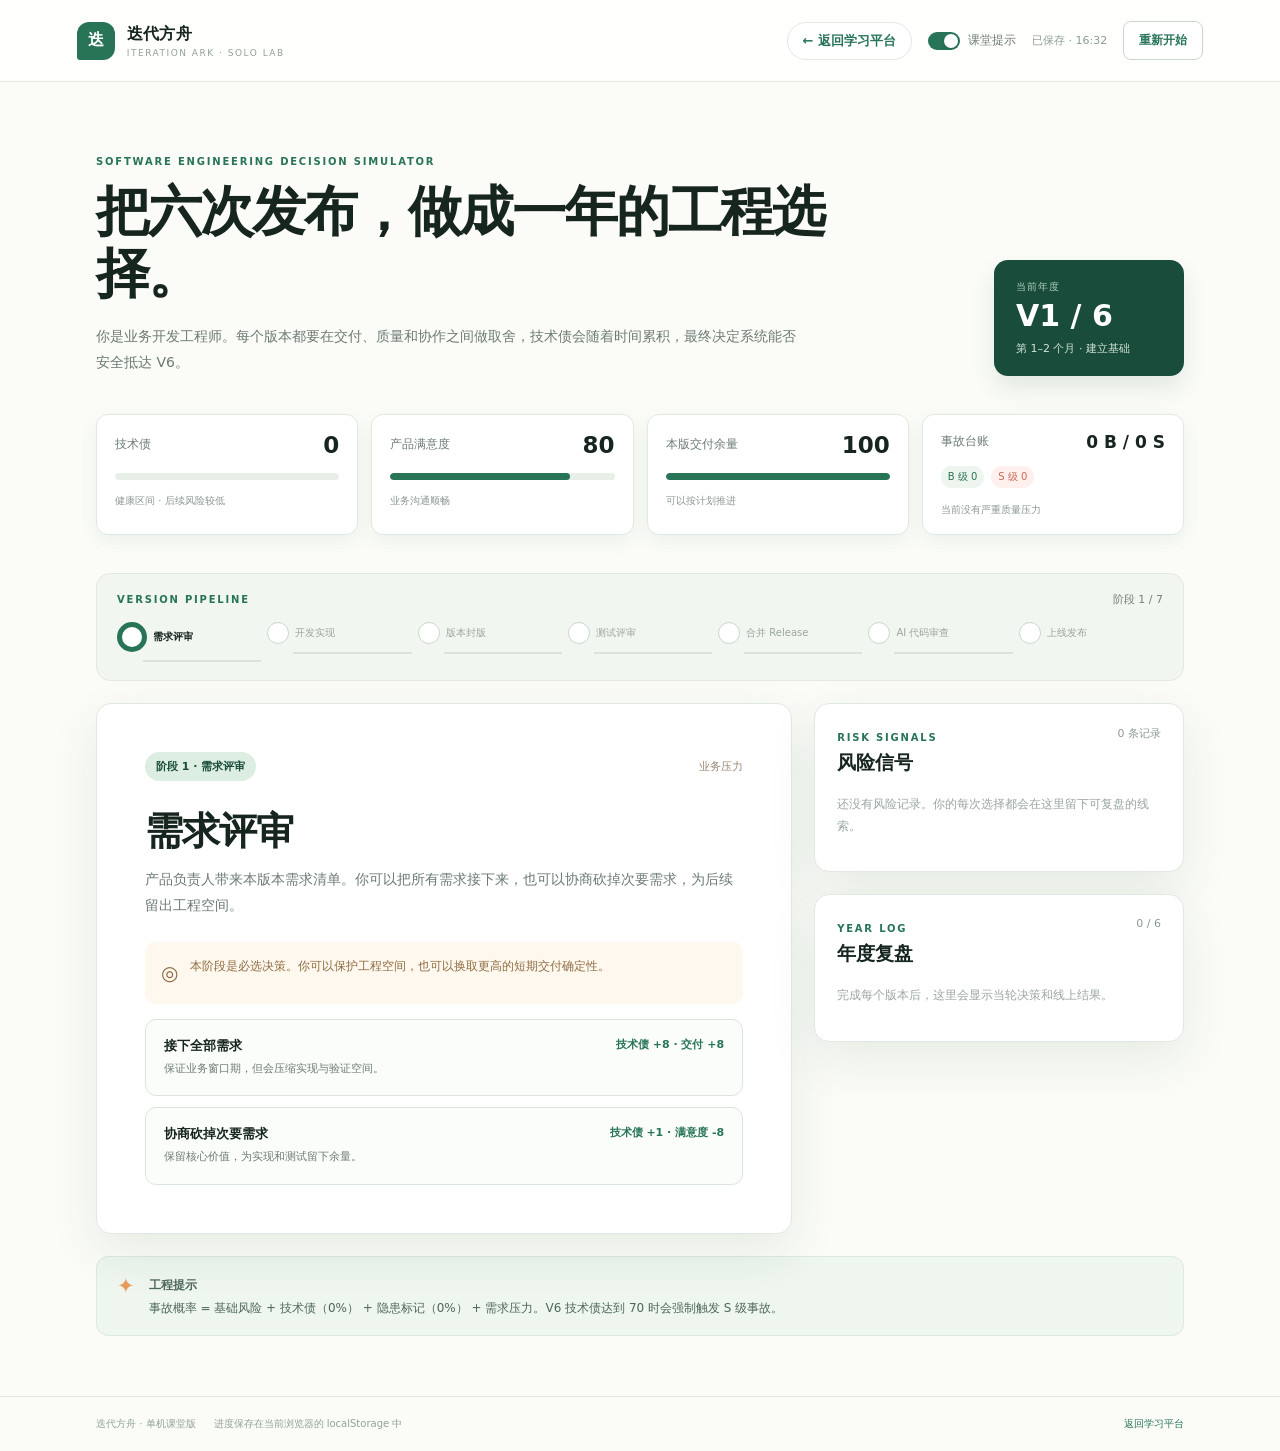
<file: game.html>
<!doctype html>
<html lang="zh-CN">
<head>
  <meta charset="utf-8" />
  <meta name="viewport" content="width=device-width, initial-scale=1" />
  <meta name="description" content="迭代方舟：软件工程风险决策单机教学游戏" />
  <title>迭代方舟 · 单机版</title>
  <link rel="stylesheet" href="game.css" />
</head>
<body>
  <div class="game-shell">
    <header class="game-header">
      <a class="game-brand" href="/" aria-label="返回知行学习平台">
        <span class="brand-mark">迭</span>
        <span><strong>迭代方舟</strong><small>ITERATION ARK · SOLO LAB</small></span>
      </a>
      <div class="header-actions">
        <a class="game-back" href="/" title="返回知行学习平台首页">← 返回学习平台</a>
        <label class="mode-toggle"><input id="classroom-mode" type="checkbox" checked /><span class="toggle-track"></span><span>课堂提示</span></label>
        <span class="save-state" id="save-state">本地存档已开启</span>
        <button class="button button-light" id="reset-game" type="button">重新开始</button>
      </div>
    </header>

    <main>
      <section class="intro-row">
        <div>
          <p class="eyebrow">SOFTWARE ENGINEERING DECISION SIMULATOR</p>
          <h1>把六次发布，做成一年的工程选择。</h1>
          <p class="intro-copy">你是业务开发工程师。每个版本都要在交付、质量和协作之间做取舍，技术债会随着时间累积，最终决定系统能否安全抵达 V6。</p>
        </div>
        <div class="year-card">
          <span>当前年度</span><strong id="year-label">V1 / 6</strong><small id="year-caption">第 1–2 个月 · 建立基础</small>
        </div>
      </section>

      <section class="dashboard" aria-label="年度指标">
        <article class="metric metric-debt"><div class="metric-heading"><span>技术债</span><strong id="debt-value">0</strong></div><div class="metric-track"><i id="debt-bar"></i></div><small id="debt-note">健康区间 · 后续风险较低</small></article>
        <article class="metric metric-satisfaction"><div class="metric-heading"><span>产品满意度</span><strong id="satisfaction-value">80</strong></div><div class="metric-track"><i id="satisfaction-bar"></i></div><small id="satisfaction-note">业务沟通顺畅</small></article>
        <article class="metric metric-progress"><div class="metric-heading"><span>本版交付余量</span><strong id="delivery-value">100</strong></div><div class="metric-track"><i id="delivery-bar"></i></div><small id="delivery-note">可以按计划推进</small></article>
        <article class="metric metric-accidents"><div class="metric-heading"><span>事故台账</span><strong id="accident-value">0 B / 0 S</strong></div><div class="accident-pills"><span id="b-pill">B 级 0</span><span id="s-pill">S 级 0</span></div><small id="accident-note">当前没有线上事故</small></article>
      </section>

      <section class="version-progress" aria-label="版本流程">
        <div class="progress-heading"><span class="eyebrow">VERSION PIPELINE</span><span id="stage-counter">阶段 1 / 7</span></div>
        <div class="stage-line" id="stage-line"></div>
      </section>

      <div class="play-layout">
        <section class="decision-panel" aria-live="polite">
          <div class="panel-topline"><span class="stage-badge" id="stage-badge">阶段 1 · 需求评审</span><span class="risk-label" id="risk-label">风险评估中</span></div>
          <h2 id="stage-title">需求评审</h2>
          <p class="stage-context" id="stage-context"></p>
          <div id="decision-area"></div>
        </section>

        <aside class="side-panel">
          <section class="signal-card">
            <div class="side-heading"><div><span class="eyebrow">RISK SIGNALS</span><h3>风险信号</h3></div><span class="signal-count" id="signal-count">0</span></div>
            <div id="signals-list" class="signals-list"></div>
          </section>
          <section class="log-card">
            <div class="side-heading"><div><span class="eyebrow">YEAR LOG</span><h3>年度复盘</h3></div><span id="report-count">0 / 6</span></div>
            <div id="reports-list" class="reports-list"></div>
          </section>
        </aside>
      </div>

      <section class="teaching-note" id="teaching-note">
        <span class="note-icon">✦</span><div><strong>工程提示</strong><p id="teaching-copy">每次“先上线再说”的选择都可能把今天的进度，变成下个版本的风险。</p></div>
      </section>
    </main>
    <footer class="game-footer"><span>迭代方舟 · 单机课堂版</span><span>进度保存在当前浏览器的 localStorage 中</span><a href="/">返回学习平台</a></footer>
  </div>
  <script src="game.js"></script>
</body>
</html>
</file>
<file: game.css>
:root{--ink:#17251f;--muted:#6c7b73;--paper:#fbfcf8;--card:#fff;--line:#e1e9e2;--green:#287457;--green-dark:#194c3b;--mint:#dceee1;--orange:#e59a5b;--yellow:#f2c66d;--red:#c96759;--shadow:0 18px 50px rgba(20,62,45,.09)}*{box-sizing:border-box}html{background:#edf2eb}body{margin:0;color:var(--ink);font-family:"Inter","Noto Sans SC",system-ui,-apple-system,BlinkMacSystemFont,"Segoe UI",sans-serif;background:linear-gradient(135deg,#f5f8f2 0%,#eef4ee 48%,#eaf1ec 100%);min-height:100vh}button,input{font:inherit}button{cursor:pointer}.game-shell{max-width:1440px;min-height:100vh;margin:auto;background:var(--paper);box-shadow:0 0 80px rgba(26,61,46,.08)}.game-header{height:82px;padding:0 clamp(20px,6vw,88px);border-bottom:1px solid var(--line);display:flex;align-items:center;justify-content:space-between;gap:20px;background:rgba(255,255,255,.86);backdrop-filter:blur(12px)}.game-brand{display:flex;align-items:center;gap:12px;text-decoration:none;color:var(--ink)}.brand-mark{display:grid;place-items:center;width:38px;height:38px;border-radius:12px 12px 12px 3px;background:var(--green);color:white;font-weight:800}.game-brand strong{display:block;font-size:16px;letter-spacing:.02em}.game-brand small{display:block;font-size:9px;letter-spacing:1.5px;color:#90a098;margin-top:3px}.header-actions{display:flex;align-items:center;gap:16px}.mode-toggle{display:flex;align-items:center;gap:8px;color:var(--muted);font-size:12px;cursor:pointer}.mode-toggle input{position:absolute;opacity:0}.toggle-track{width:32px;height:18px;border-radius:20px;background:#b7c9bc;position:relative;transition:.2s}.toggle-track:after{content:"";position:absolute;width:14px;height:14px;border-radius:50%;background:#fff;top:2px;left:2px;box-shadow:0 1px 3px #0002;transition:.2s}.mode-toggle input:checked+.toggle-track{background:var(--green)}.mode-toggle input:checked+.toggle-track:after{left:16px}.save-state{font-size:11px;color:#8b9b92}.button{border:0;border-radius:8px;padding:10px 15px;font-size:12px;font-weight:700;transition:.2s}.button:hover{transform:translateY(-1px)}.button:disabled{opacity:.55;cursor:wait;transform:none}.button-light{background:#fff;border:1px solid #c8d8cc;color:var(--green)}main{padding:clamp(35px,5vw,75px) clamp(20px,7.5vw,110px) 60px}.intro-row{display:flex;justify-content:space-between;align-items:flex-end;gap:40px;margin-bottom:38px}.eyebrow{color:var(--green);letter-spacing:1.8px;font-size:10px;font-weight:800}.intro-row h1{font-size:clamp(30px,4.2vw,58px);line-height:1.16;letter-spacing:-2px;max-width:780px;margin:14px 0 17px}.intro-copy{max-width:700px;color:var(--muted);line-height:1.9;font-size:14px;margin:0}.year-card{min-width:190px;padding:20px 22px;border-radius:14px;color:#fff;background:var(--green-dark);box-shadow:0 12px 25px #194c3b1c}.year-card span{display:block;font-size:10px;letter-spacing:1px;color:#afd0bb}.year-card strong{display:block;font-size:30px;margin:4px 0}.year-card small{font-size:11px;color:#d1e3d7}.dashboard{display:grid;grid-template-columns:repeat(4,1fr);gap:13px;margin-bottom:38px}.metric{background:var(--card);border:1px solid var(--line);border-radius:12px;padding:17px 18px;min-height:113px;box-shadow:0 6px 18px #2a684813}.metric-heading{display:flex;justify-content:space-between;align-items:center;gap:10px;color:var(--muted);font-size:12px}.metric-heading strong{font-size:23px;color:var(--ink);font-variant-numeric:tabular-nums}.metric-track{height:7px;background:#e8efe9;border-radius:9px;overflow:hidden;margin:15px 0 9px}.metric-track i{display:block;height:100%;width:0;border-radius:9px;background:var(--green);transition:width .3s}.metric-debt .metric-track i{background:var(--orange)}.metric-accidents .metric-heading strong{font-size:17px}.metric small{font-size:10px;color:#8a9890}.accident-pills{display:flex;gap:7px;margin:14px 0 10px}.accident-pills span{font-size:10px;border-radius:999px;padding:4px 7px;background:#eef5ef;color:var(--green)}.accident-pills #s-pill{background:#fff0ed;color:var(--red)}.version-progress{background:#f2f6f1;border:1px solid var(--line);border-radius:14px;padding:18px 20px;margin-bottom:22px}.progress-heading{display:flex;justify-content:space-between;align-items:center;margin-bottom:15px;color:#718078;font-size:11px}.stage-line{display:grid;grid-template-columns:repeat(7,1fr);gap:6px}.stage-node{min-width:0}.stage-dot{display:flex;align-items:center;gap:6px;color:#98a69e;font-size:10px;white-space:nowrap}.stage-dot:before{content:"";width:20px;height:20px;display:grid;place-items:center;border-radius:50%;border:1px solid #c9d8cd;background:#fff;flex:none}.stage-node.complete .stage-dot{color:var(--green)}.stage-node.complete .stage-dot:before{content:"✓";border-color:var(--green);background:var(--green);color:#fff}.stage-node.current .stage-dot{color:var(--ink);font-weight:800}.stage-node.current .stage-dot:before{content:"";border:5px solid #b8dcc2;background:#fff;border-color:var(--green)}.stage-node:not(:last-child):after{content:"";display:block;height:2px;background:#d9e5db;margin:8px 0 0 26px}.stage-node.complete:not(:last-child):after{background:#8fc4a0}.play-layout{display:grid;grid-template-columns:minmax(0,1.6fr) minmax(280px,.85fr);gap:22px}.decision-panel,.signal-card,.log-card{background:var(--card);border:1px solid var(--line);border-radius:15px;box-shadow:var(--shadow)}.decision-panel{padding:clamp(24px,4vw,48px);min-height:420px}.panel-topline{display:flex;justify-content:space-between;align-items:center;gap:14px}.stage-badge{display:inline-flex;align-items:center;background:var(--mint);color:var(--green-dark);border-radius:999px;padding:7px 11px;font-size:11px;font-weight:800}.risk-label{color:#9a8770;font-size:11px}.decision-panel h2{font-size:clamp(25px,3vw,38px);letter-spacing:-1px;margin:25px 0 10px}.stage-context{font-size:14px;line-height:1.85;color:var(--muted);max-width:710px;margin:0 0 23px}.decision-options{display:grid;gap:11px}.decision-option{display:flex;align-items:flex-start;justify-content:space-between;gap:20px;text-align:left;width:100%;padding:17px 18px;border:1px solid #dbe7dd;border-radius:11px;background:#fbfdfb;color:var(--ink);transition:.2s}.decision-option:hover{border-color:#85b998;background:#f5fbf6;transform:translateY(-1px)}.decision-option strong{display:block;font-size:13px;margin-bottom:5px}.decision-option p{margin:0;color:var(--muted);font-size:11px;line-height:1.7}.decision-option .option-effect{white-space:nowrap;color:var(--green);font-size:11px;font-weight:800}.continue-wrap{margin-top:26px}.continue-wrap .button{background:var(--green);color:#fff;padding:13px 19px}.event-callout{display:flex;gap:12px;align-items:flex-start;padding:14px 16px;border-radius:10px;background:#fff8ee;color:#8e6c43;font-size:12px;line-height:1.7;margin-bottom:15px}.event-callout .event-symbol{font-size:20px}.side-panel{display:grid;gap:22px;align-content:start}.signal-card,.log-card{padding:22px}.side-heading{display:flex;align-items:flex-start;justify-content:space-between;gap:10px}.side-heading h3{font-size:19px;margin:5px 0 0}.signal-count,.side-heading>span:last-child{font-size:11px;color:#8b9a91}.signals-list,.reports-list{margin-top:18px}.signal-item{display:flex;gap:9px;padding:11px 0;border-top:1px solid #edf1ed;font-size:11px;line-height:1.65;color:#6d7c73}.signal-item:first-child{border-top:0;padding-top:0}.signal-dot{width:6px;height:6px;border-radius:50%;background:var(--orange);margin-top:6px;flex:none}.empty-side{font-size:12px;color:#9aa69f;line-height:1.8}.report-item{padding:11px 0;border-top:1px solid #edf1ed}.report-item:first-child{border-top:0;padding-top:0}.report-item strong{display:block;font-size:11px}.report-item p{font-size:10px;color:#86938c;line-height:1.6;margin:4px 0 0}.report-risk{color:var(--red)!important}.teaching-note{display:flex;gap:14px;margin-top:22px;padding:17px 20px;border-radius:12px;background:#eef6ef;border:1px solid #dbeade;color:#4d6858}.note-icon{font-size:21px;color:var(--orange)}.teaching-note strong{font-size:12px}.teaching-note p{margin:4px 0 0;font-size:12px;line-height:1.7}.game-footer{padding:20px clamp(20px,7.5vw,110px);border-top:1px solid var(--line);display:flex;gap:18px;align-items:center;color:#91a098;font-size:10px}.game-footer a{margin-left:auto;color:var(--green);text-decoration:none}.result-panel{border-radius:14px;padding:24px;background:#f1f8f2;border:1px solid #cfe4d3;margin-top:17px}.result-panel h3{margin:0 0 7px;font-size:22px}.result-panel p{font-size:12px;line-height:1.8;color:#5b7163;margin:0}.result-panel .result-badge{display:inline-block;border-radius:999px;padding:5px 9px;font-size:10px;background:var(--green);color:#fff;margin-bottom:12px}.result-panel.critical{background:#fff2ef;border-color:#f1c9c1}.result-panel.critical .result-badge{background:var(--red)}.metric-warning .metric-track i{background:var(--red)}@media(max-width:980px){.dashboard{grid-template-columns:repeat(2,1fr)}.play-layout{grid-template-columns:1fr}.side-panel{grid-template-columns:1fr 1fr}.decision-panel{min-height:0}}@media(max-width:680px){.game-header{height:auto;min-height:76px;align-items:flex-start;padding:18px 20px;flex-direction:column}.header-actions{width:100%;justify-content:space-between;gap:8px}.save-state{display:none}.intro-row{display:block}.year-card{margin-top:22px;max-width:240px}.dashboard{grid-template-columns:1fr}.stage-line{display:block}.stage-node{display:flex;align-items:center;gap:9px;margin:8px 0}.stage-dot:before{width:18px;height:18px}.stage-node:not(:last-child):after{display:none}.side-panel{grid-template-columns:1fr}.decision-panel{padding:23px 19px}.decision-option{display:block}.decision-option .option-effect{display:block;margin-top:9px}.game-footer{display:block;line-height:2}.game-footer a{display:block;margin:5px 0 0}}

.game-back{display:inline-flex;align-items:center;gap:6px;padding:9px 15px;border:1px solid var(--line);border-radius:999px;background:#fff;color:var(--green);font-size:13px;font-weight:600;text-decoration:none;white-space:nowrap;transition:border-color .18s,background .18s}.game-back:hover{border-color:var(--green);background:var(--mint)}@media(max-width:680px){.game-back{padding:7px 12px;font-size:12px}}
</file>
